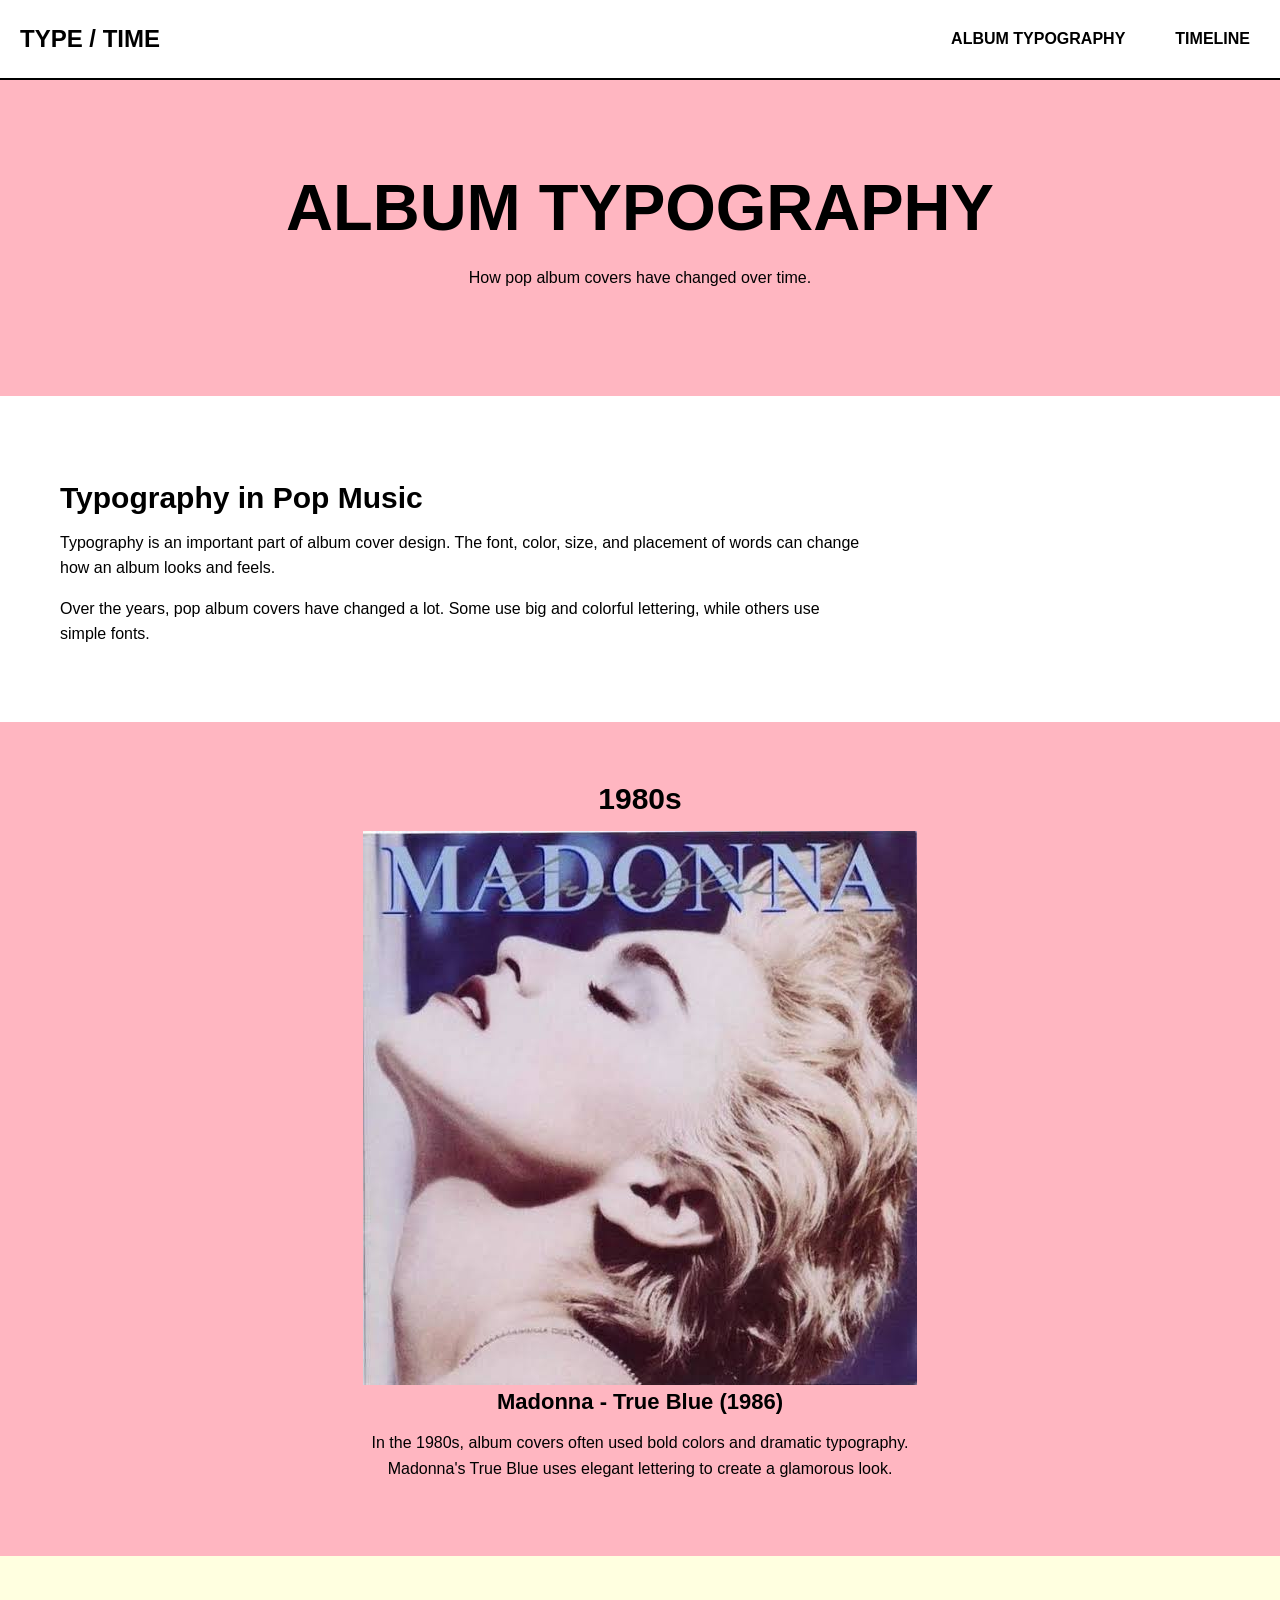
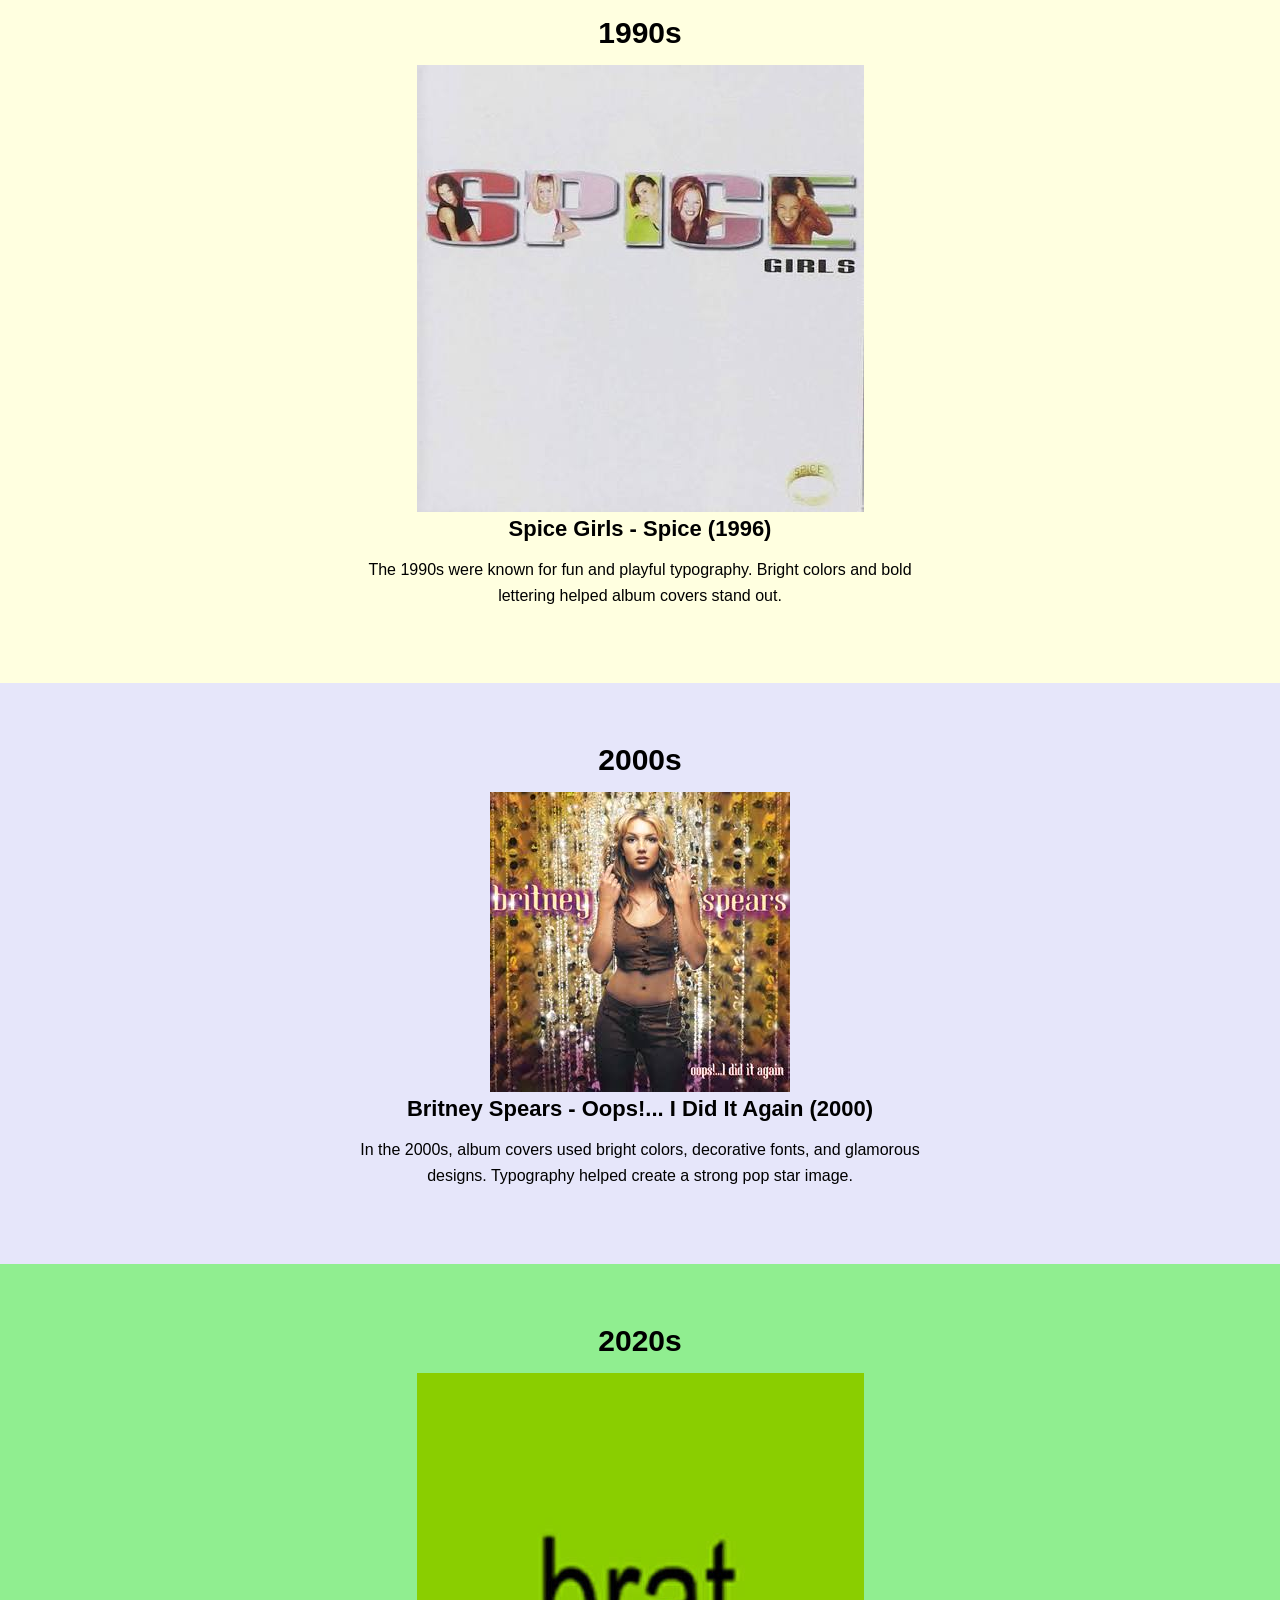
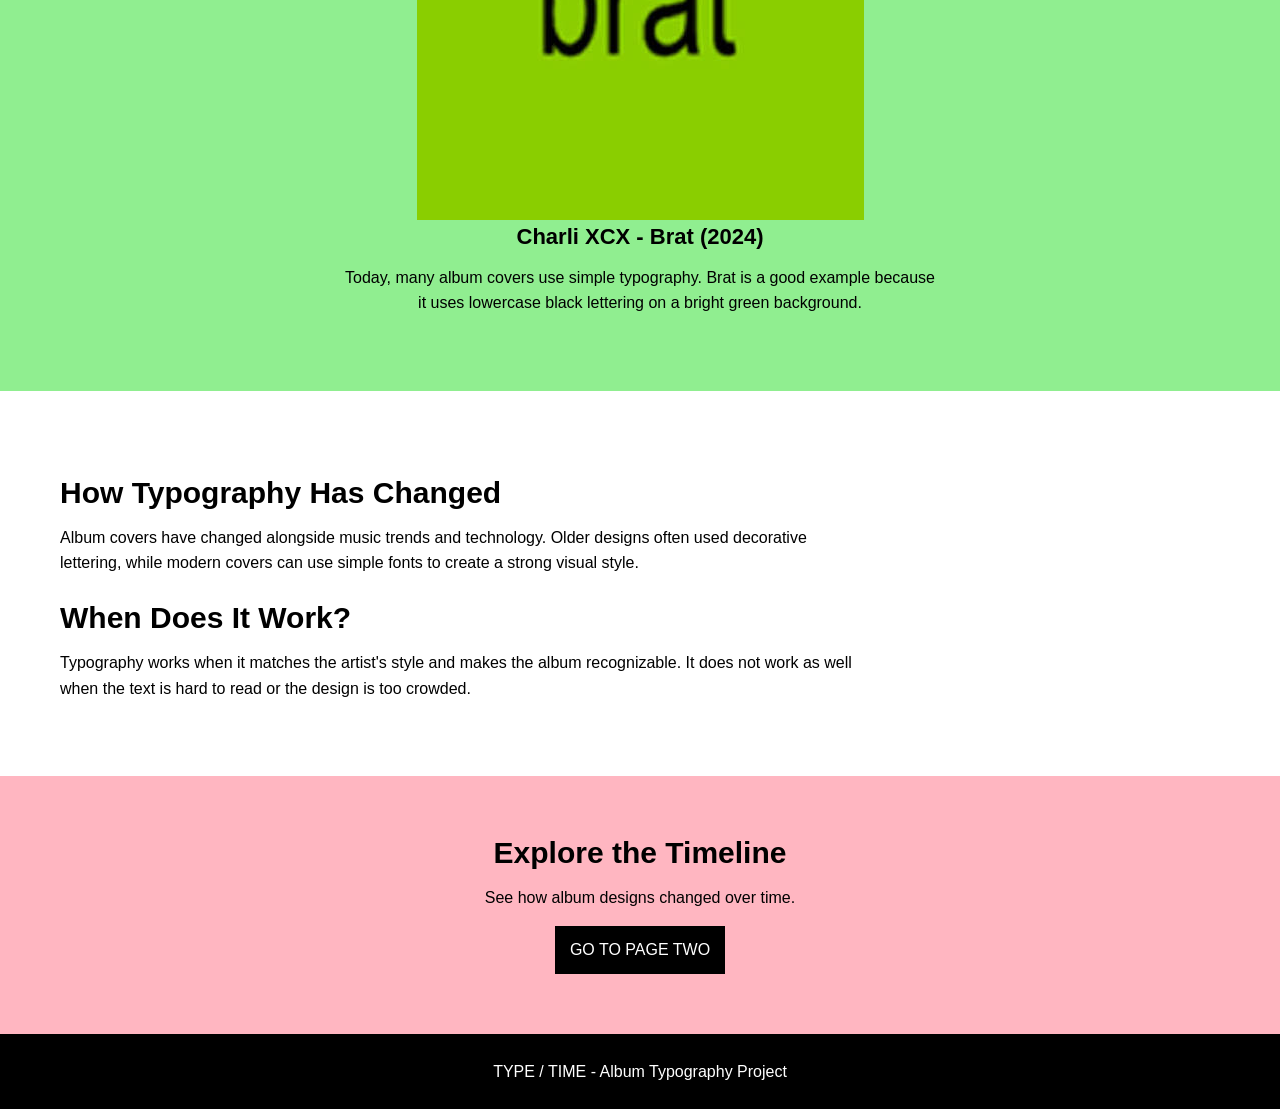
<file: index.html>
<!DOCTYPE html>
<html lang="en">

<head>
    <meta charset="UTF-8">
    <title>Album Typography</title>
    <link rel="stylesheet" href="css/styles.css">
</head>

<body>

    <nav>
        <h2>TYPE / TIME</h2>
        <a href="index.html">ALBUM TYPOGRAPHY</a>
        <a href="timeline.html">TIMELINE</a>
    </nav>

    <header class="pink">
        <h1>ALBUM TYPOGRAPHY</h1>
        <p>How pop album covers have changed over time.</p>
    </header>

    <main>

        <section class="intro">
            <h2>Typography in Pop Music</h2>

            <p>
                Typography is an important part of album
                cover design. The font, color, size, and
                placement of words can change how an
                album looks and feels.
            </p>

            <p>
                Over the years, pop album covers have
                changed a lot. Some use big and colorful
                lettering, while others use simple fonts.
            </p>
        </section>

        <section class="album pink">
            <h2>1980s</h2>

            <a href="images/madonnaalbum cover.jpeg"><img src="images/madonnaalbum cover.jpeg"></a>
                 

            <h3>Madonna - True Blue (1986)</h3>

            <p>
                In the 1980s, album covers often used
                bold colors and dramatic typography.
                Madonna's True Blue uses elegant
                lettering to create a glamorous look.
            </p>
        </section>

        <section class="album yellow">
            <h2>1990s</h2>

            <a href="images/spicegirlsalbumcover.jpeg"><img src="images/spicegirlsalbumcover.jpeg"></a>
               

            <h3>Spice Girls - Spice (1996)</h3>

            <p>
                The 1990s were known for fun and playful
                typography. Bright colors and bold
                lettering helped album covers stand out.
            </p>
        </section>

        <section class="album purple">
            <h2>2000s</h2>

            <a href="images/brittneyspearsalbum.jpeg"><img src="images/brittneyspearsalbum.jpeg"></a>
                

            <h3>Britney Spears - Oops!... I Did It Again (2000)</h3>

            <p>
                In the 2000s, album covers used bright
                colors, decorative fonts, and glamorous
                designs. Typography helped create a
                strong pop star image.
            </p>
        </section>

        <section class="album green">
            <h2>2020s</h2>

            <a href="images/bratalbumcover.jpeg"><img src="images/bratalbumcover.jpeg"></a>

            <h3>Charli XCX - Brat (2024)</h3>

            <p>
                Today, many album covers use simple
                typography. Brat is a good example
                because it uses lowercase black
                lettering on a bright green background.
            </p>
        </section>

        <section class="intro">
            <h2>How Typography Has Changed</h2>

            <p>
                Album covers have changed alongside
                music trends and technology. Older
                designs often used decorative lettering,
                while modern covers can use simple
                fonts to create a strong visual style.
            </p>

            <h2>When Does It Work?</h2>

            <p>
                Typography works when it matches the
                artist's style and makes the album
                recognizable. It does not work as well
                when the text is hard to read or
                the design is too crowded.
            </p>

            
           
        </section>

        <section class="next">
            <h2>Explore the Timeline</h2>
            <p>See how album designs changed over time.</p>
            <a href="timeline.html">GO TO PAGE TWO</a>
        </section>

    </main>

    <footer>
        <p>TYPE / TIME - Album Typography Project</p>
    </footer>

</body>
</html>
</file>
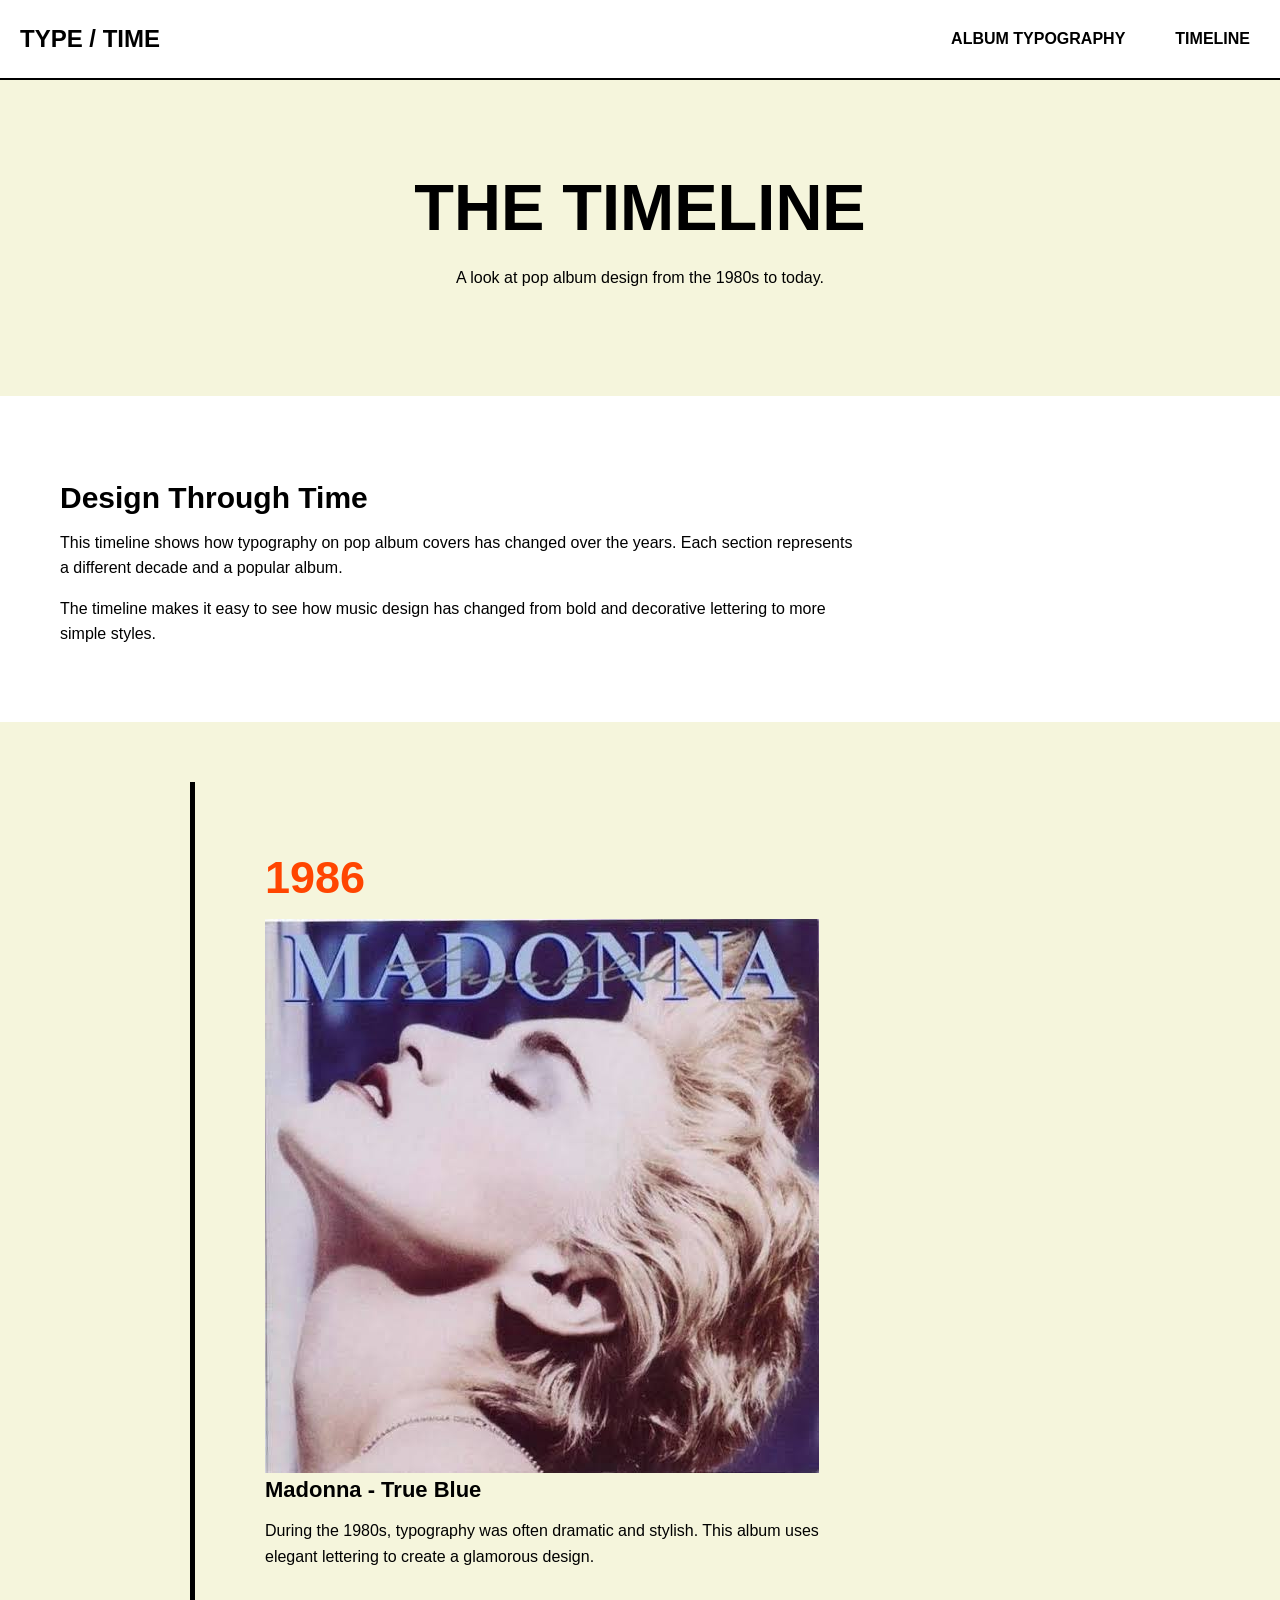
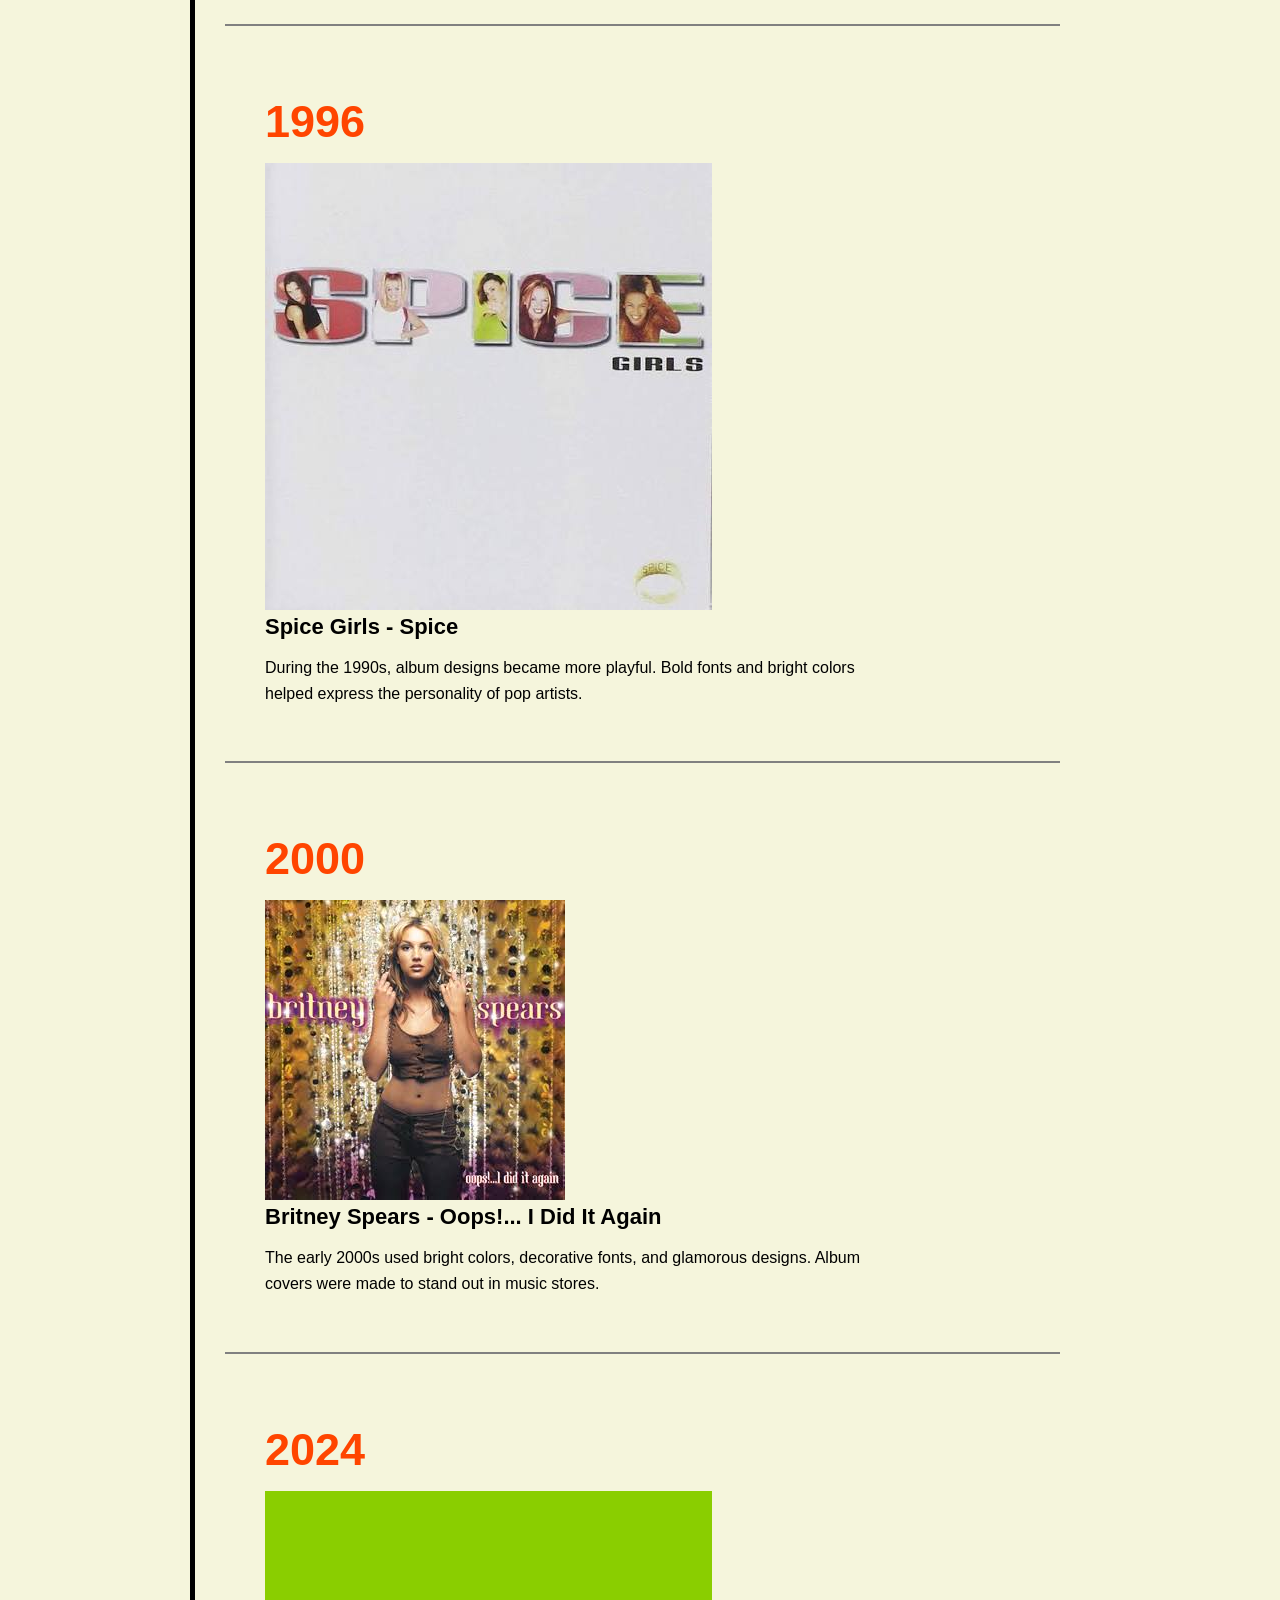
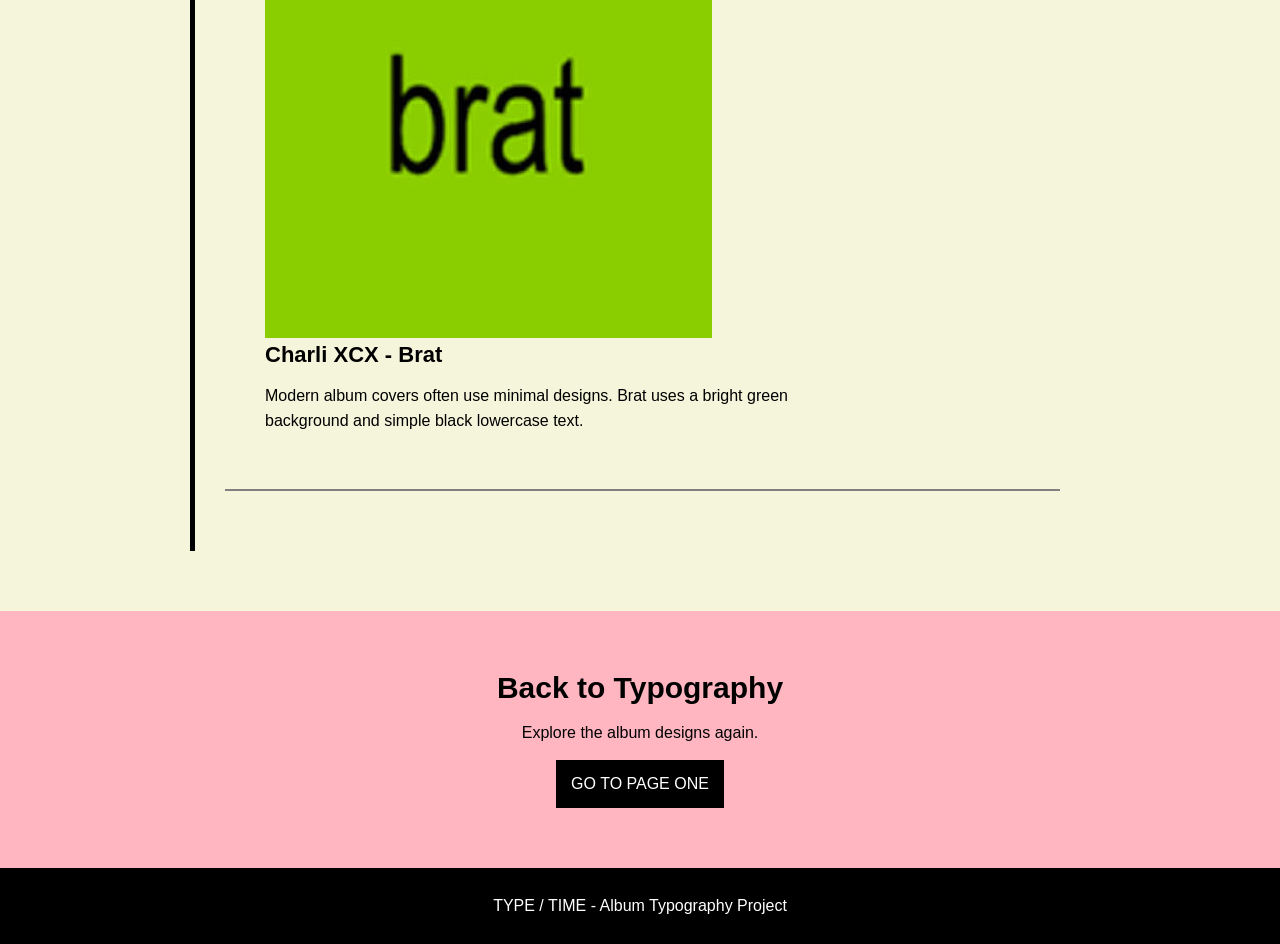
<file: timeline.html>
<!DOCTYPE html>
<html lang="en">

<head>
    <meta charset="UTF-8">
    <title>Album Timeline</title>
    <link rel="stylesheet" href="css/styles.css">
</head>

<body>

    <nav>
        <h2>TYPE / TIME</h2>
        <a href="index.html">ALBUM TYPOGRAPHY</a>
        <a href="timeline.html">TIMELINE</a>
    </nav>

    <header class="beige">
        <h1>THE TIMELINE</h1>
        <p>A look at pop album design from the 1980s to today.</p>
    </header>

    <main>

        <section class="intro">
            <h2>Design Through Time</h2>

            <p>
                This timeline shows how typography on
                pop album covers has changed over the
                years. Each section represents a
                different decade and a popular album.
            </p>

            <p>
                The timeline makes it easy to see
                how music design has changed from
                bold and decorative lettering to
                more simple styles.
            </p>
        </section>

        <section class="timeline">

            <article class="event">
                <h2>1986</h2>

               <a href="images/madonnaalbum cover.jpeg"><img src="images/madonnaalbum cover.jpeg"></a>
                     

                <h3>Madonna - True Blue</h3>

                <p>
                    During the 1980s, typography
                    was often dramatic and stylish.
                    This album uses elegant lettering
                    to create a glamorous design.
                </p>
            </article>

            <article class="event">
                <h2>1996</h2>

              <a href="images/spicegirlsalbumcover.jpeg"><img src="images/spicegirlsalbumcover.jpeg"></a>
                     

                <h3>Spice Girls - Spice</h3>

                <p>
                    During the 1990s, album designs
                    became more playful. Bold fonts
                    and bright colors helped express
                    the personality of pop artists.
                </p>
            </article>

            <article class="event">
                <h2>2000</h2>

               <a href="images/brittneyspearsalbum.jpeg"><img src="images/brittneyspearsalbum.jpeg"></a>
                     

                <h3>Britney Spears - Oops!... I Did It Again</h3>

                <p>
                    The early 2000s used bright colors,
                    decorative fonts, and glamorous
                    designs. Album covers were made
                    to stand out in music stores.
                </p>
            </article>

            <article class="event">
                <h2>2024</h2>

                <a href="images/bratalbumcover.jpeg"><img src="images/bratalbumcover.jpeg"></a>
                     
                <h3>Charli XCX - Brat</h3>

                <p>
                    Modern album covers often use
                    minimal designs. Brat uses a
                    bright green background and
                    simple black lowercase text.
                </p>
            </article>

        </section>

        

        <section class="next">
            <h2>Back to Typography</h2>
            <p>Explore the album designs again.</p>
            <a href="index.html">GO TO PAGE ONE</a>
        </section>

    </main>

    <footer>
        <p>TYPE / TIME - Album Typography Project</p>
    </footer>

</body>
</html>
</file>
<file: css/styles.css>
* {
    margin: 0px;
    padding: 0px;
    box-sizing: border-box;
}

body {
    font-family: Arial, sans-serif;
    background-color: beige;
    color: black;
}

h1 {
    font-size: 50px;
    margin-bottom: 20px;
}

h2 {
    font-size: 30px;
    margin-bottom: 15px;
}

h3 {
    font-size: 22px;
    margin-bottom: 15px;
}

p {
    font-size: 16px;
    line-height: 1.6;
    margin-bottom: 15px;
}

/* NAVIGATION BAR */

nav {
    display: flex;
    align-items: center;
    gap: 30px;
    padding: 20px;
    background-color: white;
    border-bottom: 2px solid black;
}

nav h2 {
    margin-right: auto;
    margin-bottom: 0px;
    font-size: 24px;
}

nav a {
    color: black;
    text-decoration: none;
    font-weight: bold;
    padding: 10px;
}

nav a:hover {
    background-color: pink;
}

a:focus {
    outline: 2px solid black;
}

/* HEADER */

header {
    text-align: center;
    padding: 90px 30px;
}

header h1 {
    font-size: 65px;
}

.pink {
    background-color: lightpink;
}

.beige {
    background-color: beige;
}

/* INTRO SECTIONS */

.intro {
    padding: 60px;
    background-color: white;
}

.intro p {
    max-width: 800px;
}

.intro h2 {
    margin-top: 25px;
}

.intro ul {
    margin-left: 25px;
    line-height: 2;
}

/* ALBUM SECTIONS */

.album {
    padding: 60px;
    text-align: center;
}

.album p {
    max-width: 600px;
    margin: 15px auto;
}

.yellow {
    background-color: lightyellow;
}

.purple {
    background-color: lavender;
}

.green {
    background-color: lightgreen;
}

/* ALBUM COVERS */

.cover {
    width: 350px;
    height: 350px;
    margin: 30px auto;
    padding: 30px;
    display: flex;
    flex-direction: column;
    justify-content: center;
    align-items: center;
    text-align: center;
}

.cover h1 {
    font-size: 55px;
}

.cover h2 {
    font-size: 28px;
}

.blue {
    background-color: steelblue;
    color: white;
}

.red {
    background-color: red;
    color: yellow;
}

.violet {
    background-color: purple;
    color: white;
}

.lime {
    background-color: yellowgreen;
    color: black;
}

.lime h1 {
    font-size: 100px;
    font-weight: normal;
}

/* TIMELINE PAGE */

.timeline {
    margin: 60px auto;
    padding: 30px;
    max-width: 900px;
    border-left: 5px solid black;
}

.event {
    padding: 40px;
    margin-bottom: 30px;
    border-bottom: 2px solid gray;
}

.event > h2 {
    font-size: 45px;
    color: orangered;
}

.event p {
    max-width: 600px;
}

/* NEXT PAGE SECTION */

.next {
    padding: 60px;
    text-align: center;
    background-color: lightpink;
}

.next a {
    display: inline-block;
    padding: 15px;
    background-color: black;
    color: white;
    text-decoration: none;
}

.next a:hover {
    background-color: gray;
}

/* FOOTER */

footer {
    padding: 25px;
    background-color: black;
    color: white;
    text-align: center;
}

footer p {
    margin-bottom: 0px;
}
.album-image {
    width: 350px;
    max-width: 100%;
    height: auto;
    display: block;
    margin: 30px auto;
    border: 2px solid black;
}
</file>
